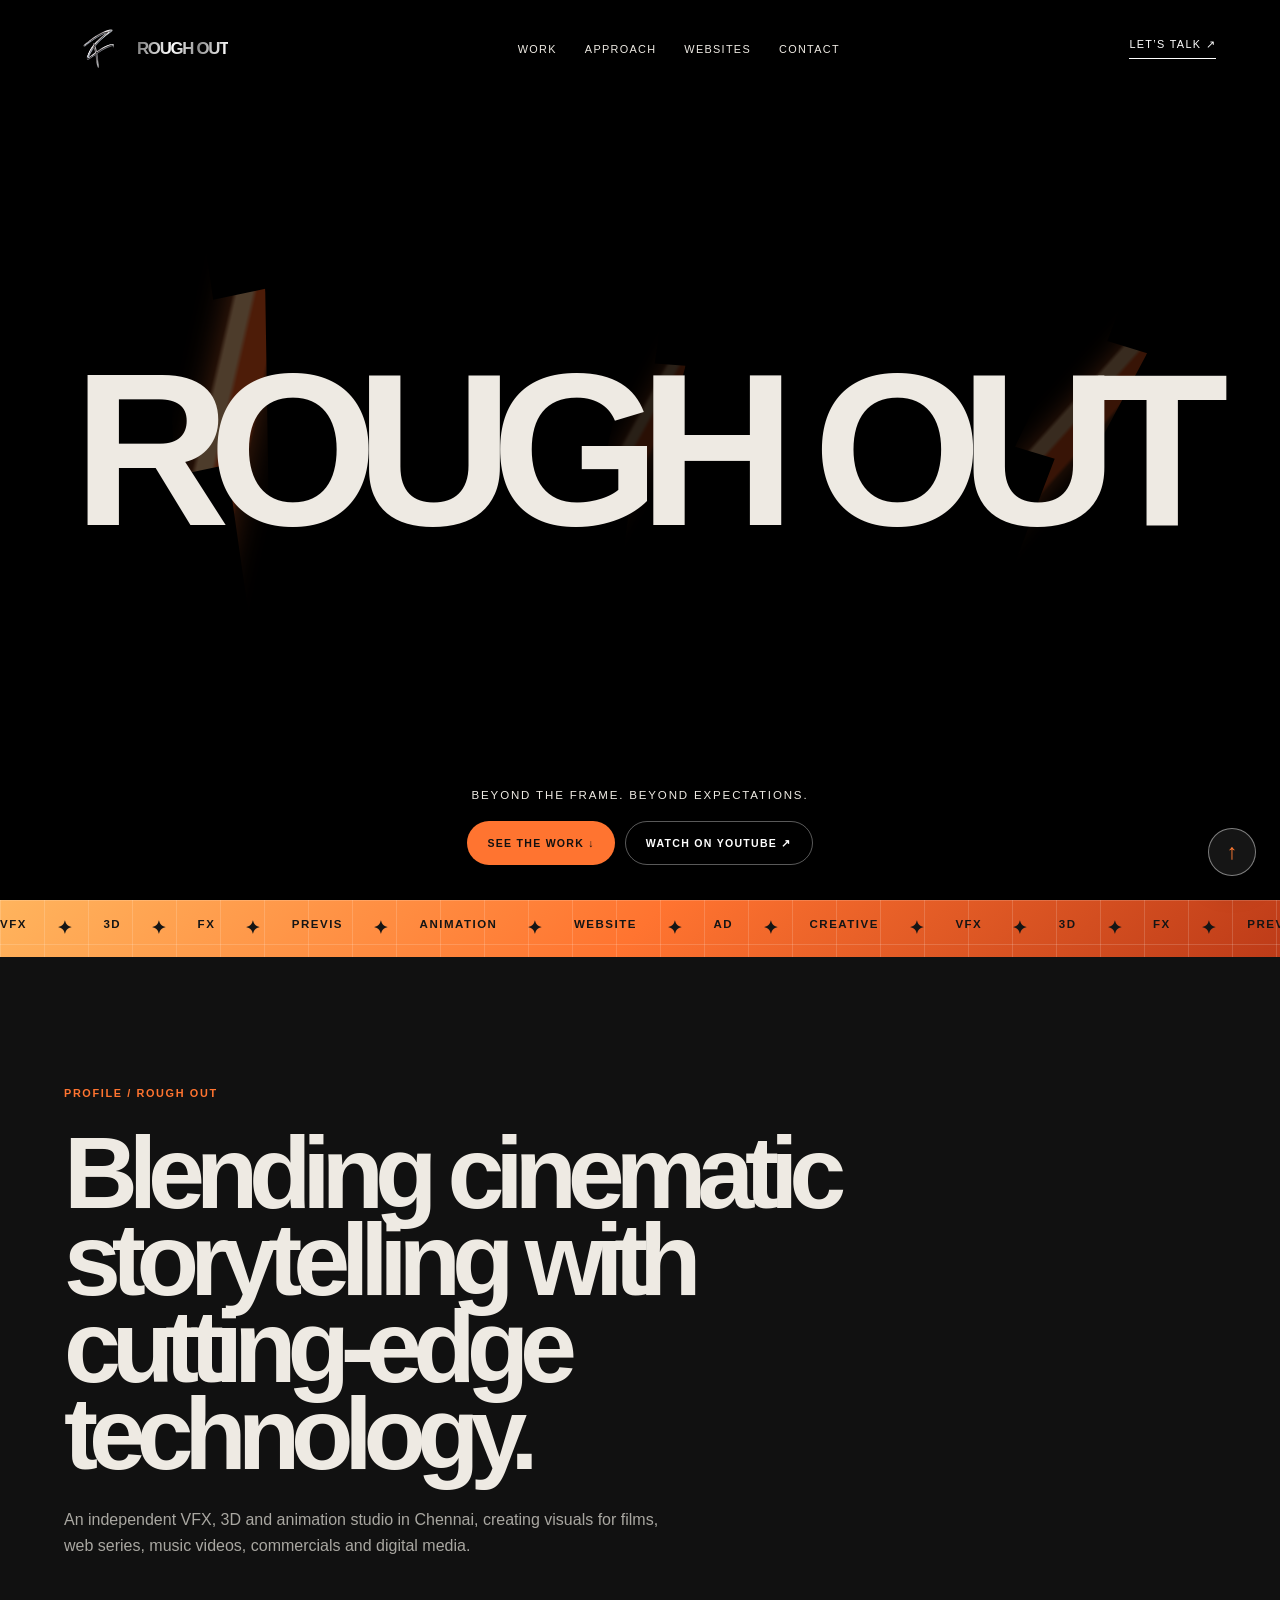
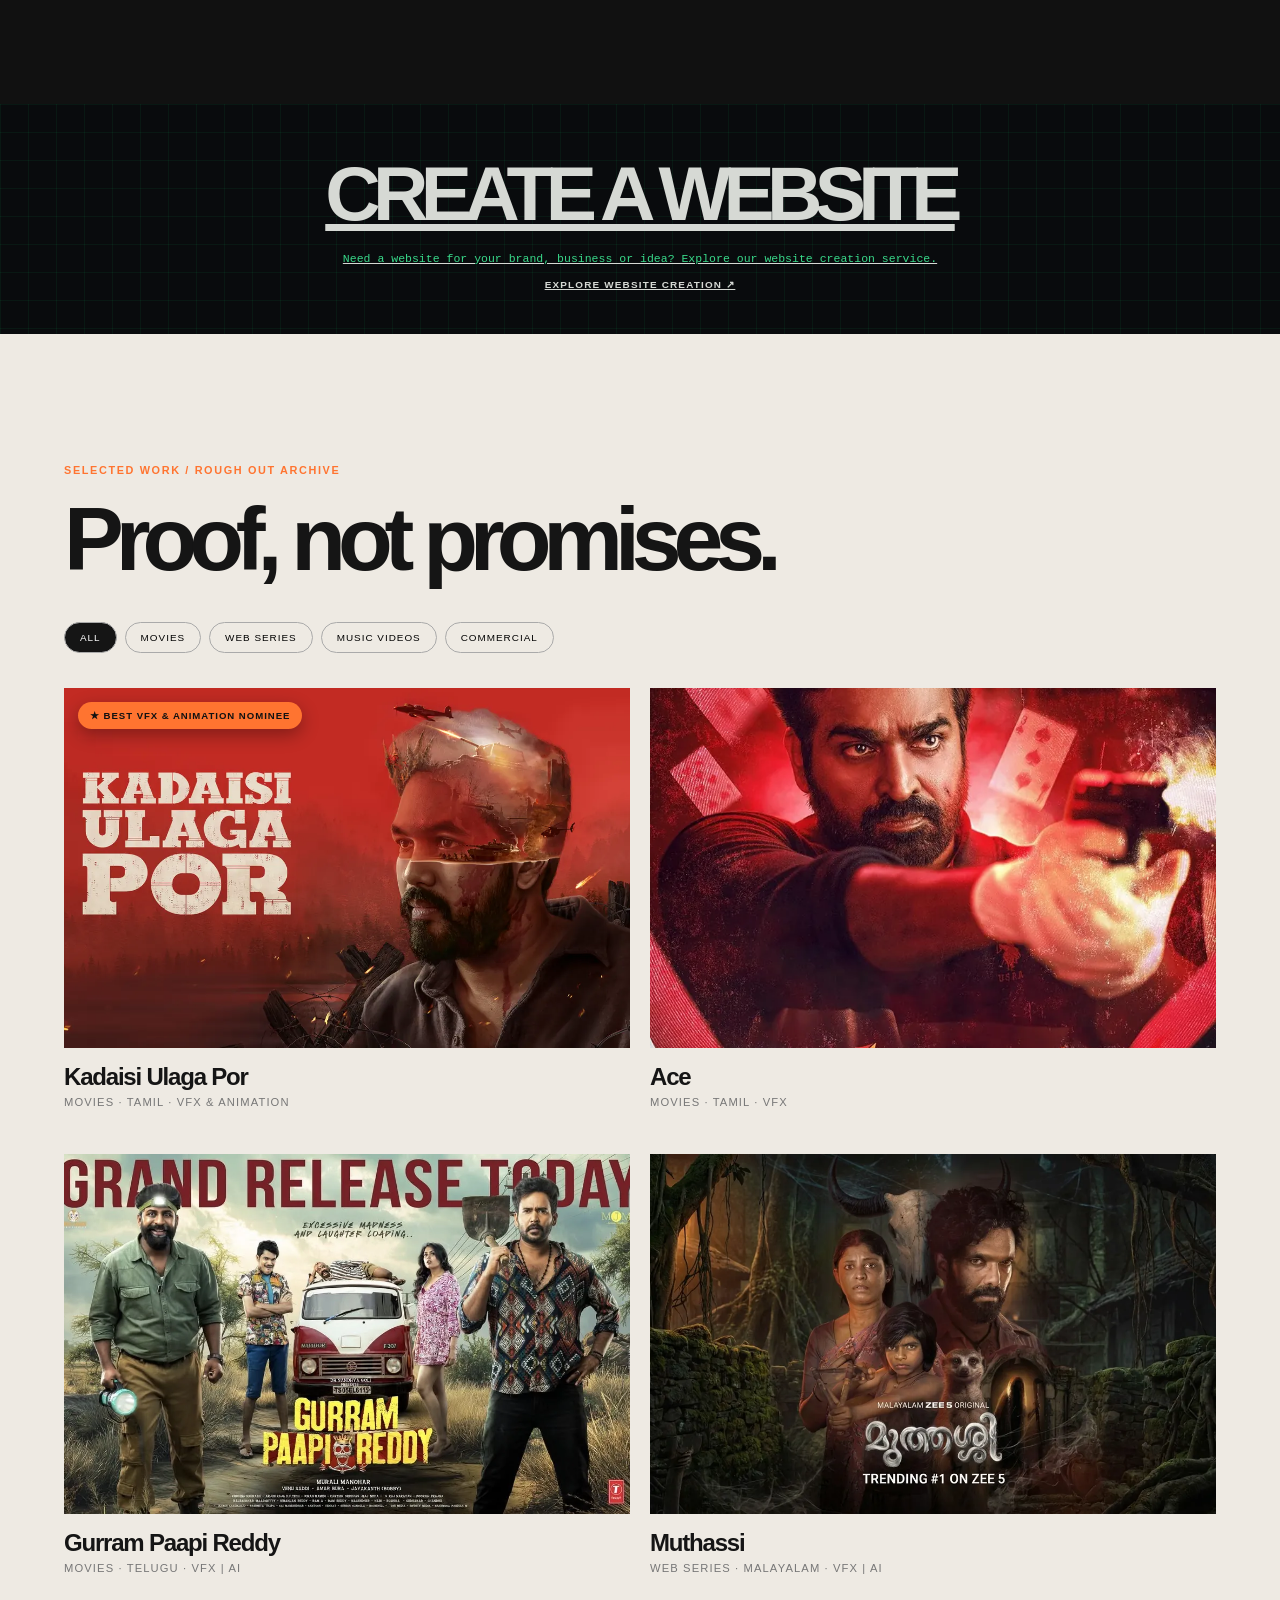
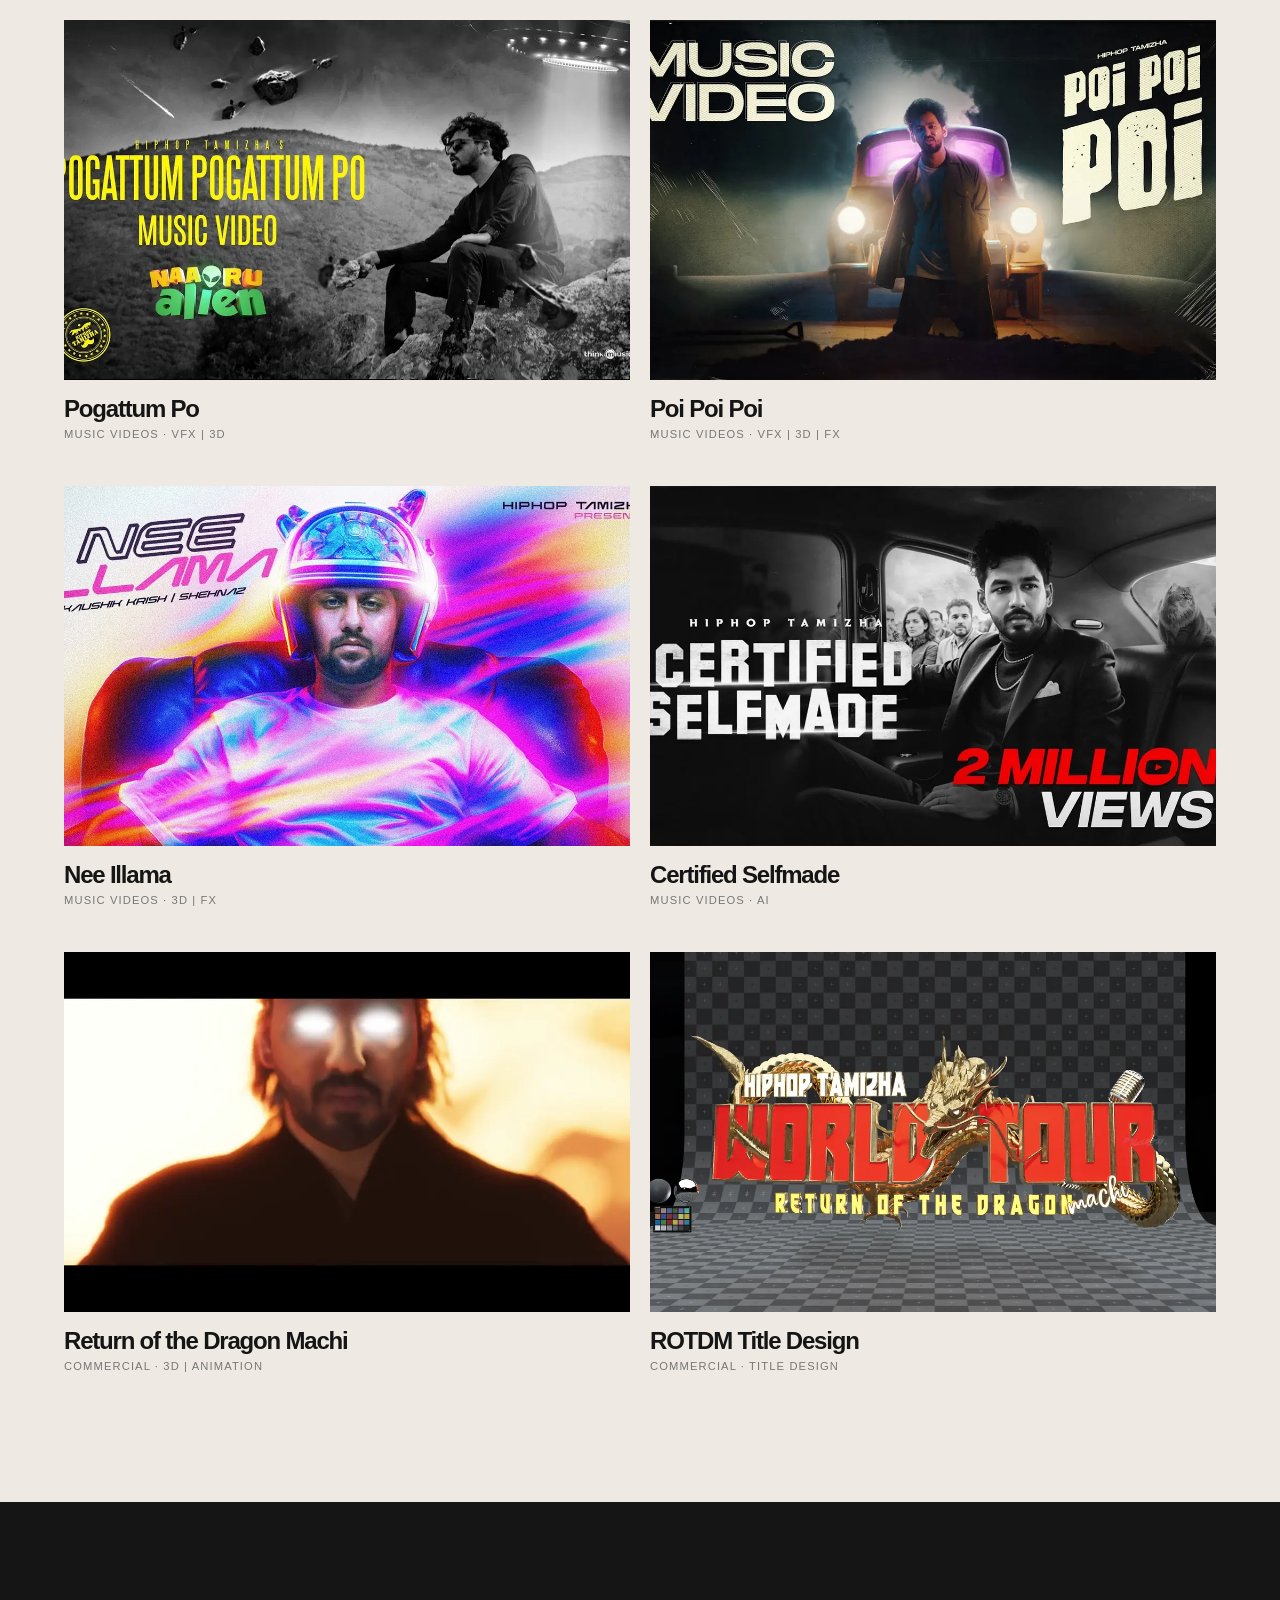
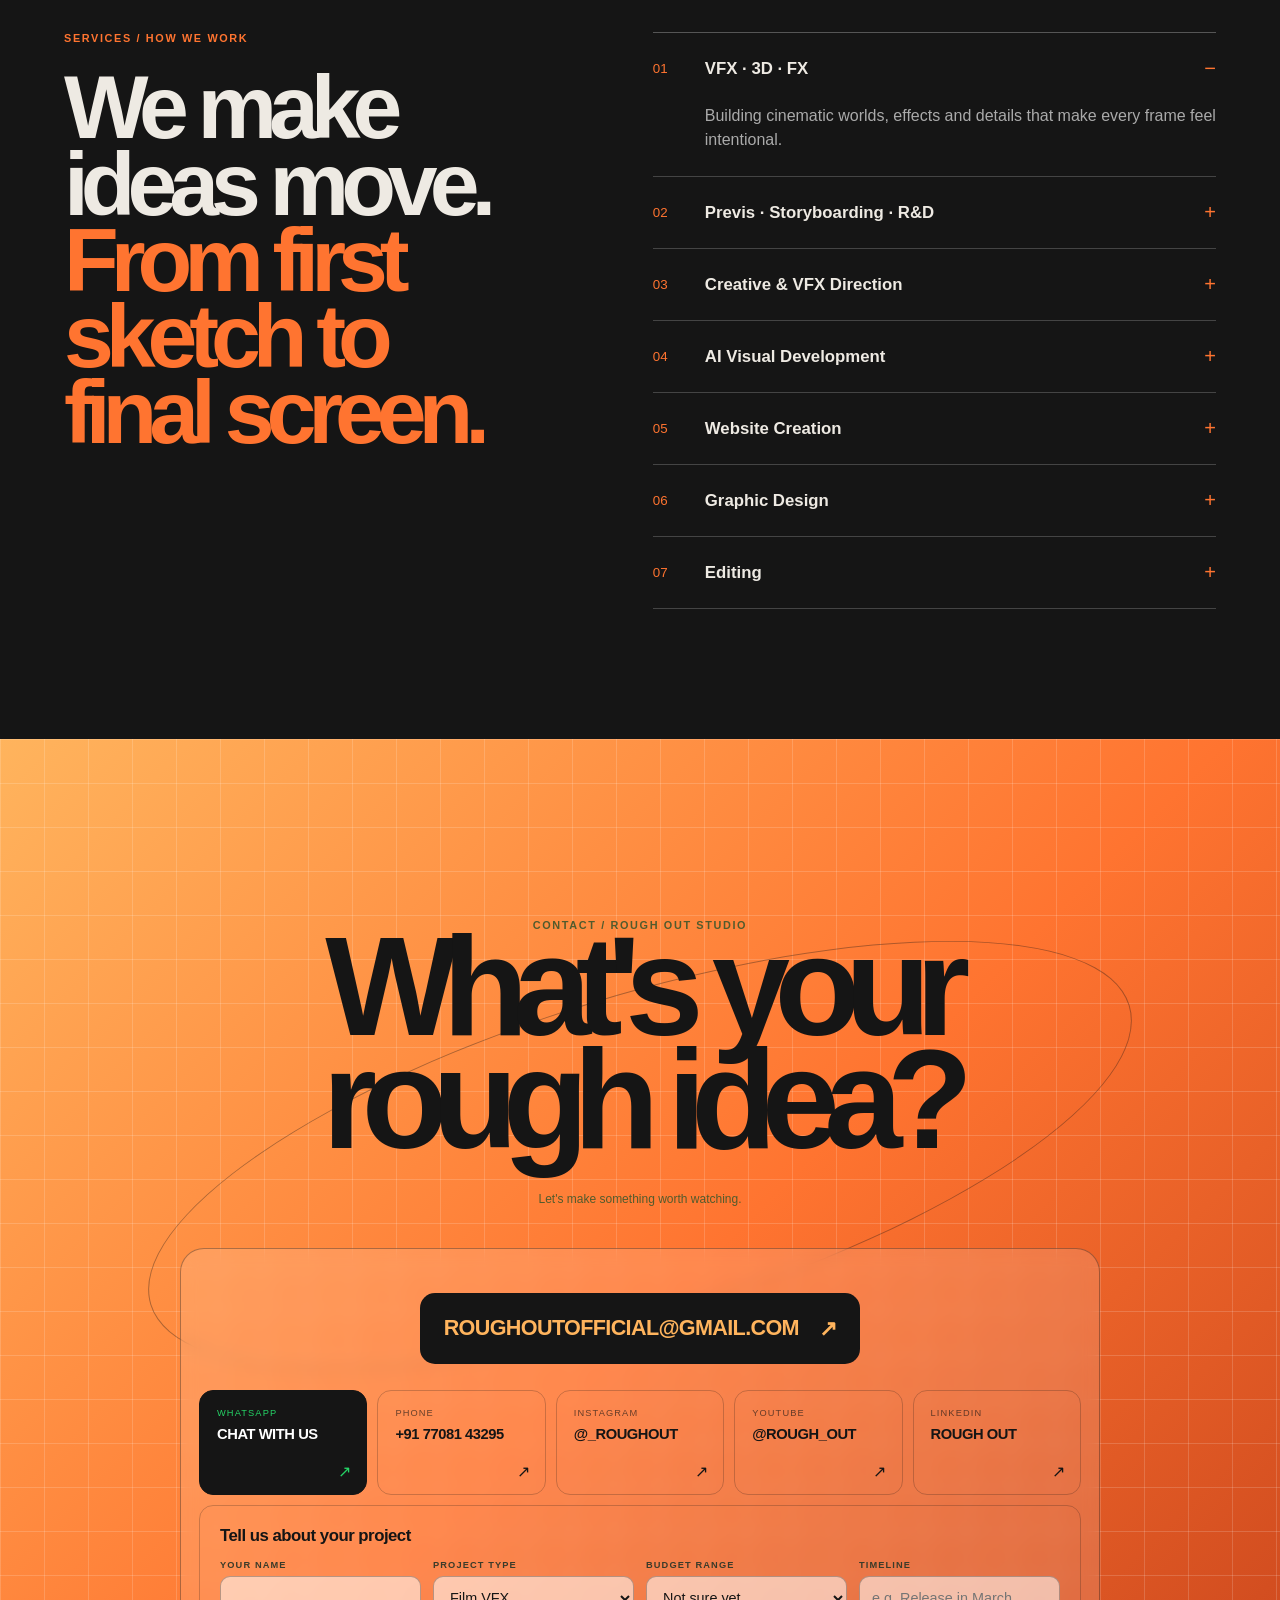
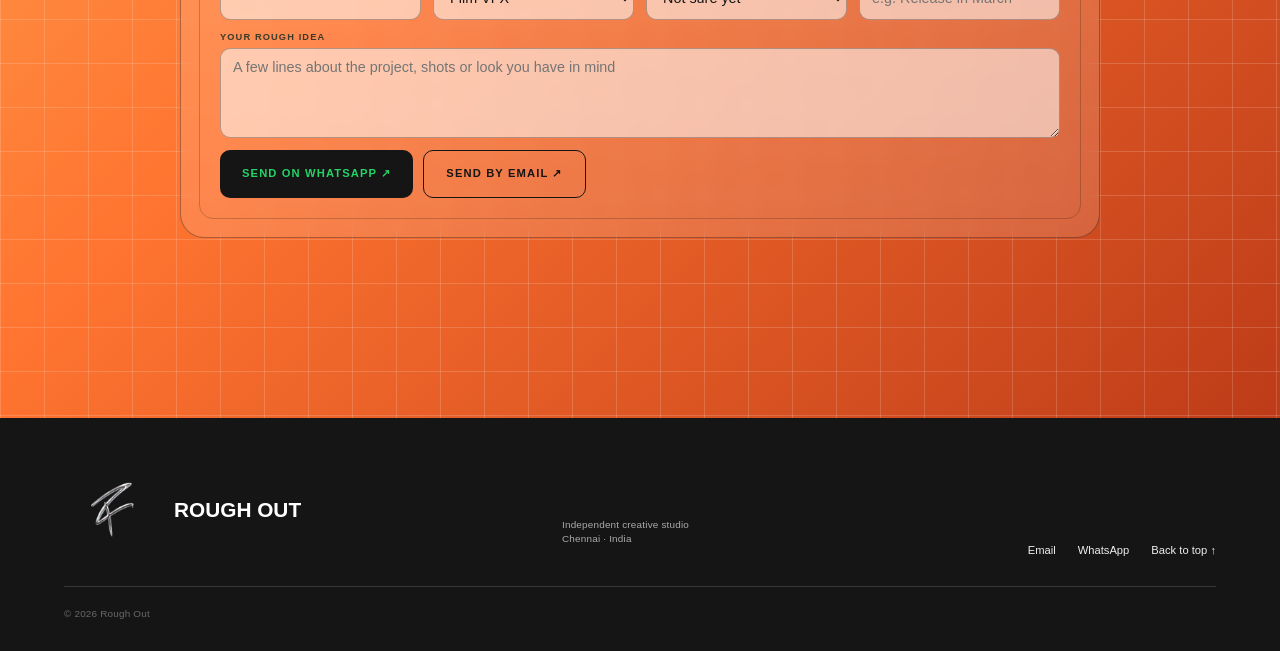
<file: index.html>
<!doctype html>
<html lang="en">
<head>
<meta charset="UTF-8"><meta name="viewport" content="width=device-width,initial-scale=1">
<title>ROUGH OUT — VFX, 3D &amp; Animation Studio in Chennai</title>
<meta name="description" content="Rough Out is an independent VFX, 3D and animation studio in Chennai creating visuals for Tamil, Telugu and Malayalam films, web series, music videos and commercials.">
<link rel="canonical" href="https://www.roughout.in/">
<meta name="theme-color" content="#050505">
<link rel="icon" type="image/png" href="favicon.png">
<link rel="apple-touch-icon" href="apple-touch-icon.png">
<meta property="og:type" content="website">
<meta property="og:site_name" content="ROUGH OUT">
<meta property="og:title" content="ROUGH OUT — VFX, 3D &amp; Animation Studio, Chennai">
<meta property="og:description" content="Beyond the frame. Beyond expectations. VFX, 3D, FX and animation for films, music videos and commercials.">
<meta property="og:url" content="https://www.roughout.in/">
<meta property="og:image" content="https://www.roughout.in/media/og-cover.jpg">
<meta property="og:image:width" content="1200"><meta property="og:image:height" content="630">
<meta name="twitter:card" content="summary_large_image">
<meta name="twitter:image" content="https://www.roughout.in/media/og-cover.jpg">
<script type="application/ld+json">{"@context":"https://schema.org","@type":"ProfessionalService","name":"ROUGH OUT","alternateName":"Rough Out Studio","url":"https://www.roughout.in/","logo":"https://www.roughout.in/media/logo.png","image":"https://www.roughout.in/media/og-cover.jpg","description":"Independent VFX, 3D, FX, previs and animation studio for films, web series, music videos and commercials.","email":"roughoutofficial@gmail.com","telephone":"+91-7708143295","address":{"@type":"PostalAddress","addressLocality":"Chennai","addressRegion":"Tamil Nadu","addressCountry":"IN"},"areaServed":"IN","sameAs":["https://www.instagram.com/_roughout","https://www.youtube.com/@rough_out","https://www.linkedin.com/in/roughout"]}</script>
<link rel="preload" as="image" href="media/logo.png">
<style>
:root{--orange:#ff7430;--orange2:#ffb45d;--black:#050505;--paper:#eeeae3}*{box-sizing:border-box}html{scroll-behavior:smooth}body{margin:0;background:var(--black);color:var(--paper);font-family:Arial,Helvetica,sans-serif}.site-header{position:fixed;inset:0 0 auto;z-index:10;display:flex;align-items:center;justify-content:space-between;padding:16px 5vw;mix-blend-mode:difference}.brand{display:flex;align-items:center;gap:7px;color:#fff;text-decoration:none;position:relative}.brand:after{content:"";position:absolute;z-index:2;left:0;top:0;width:66px;height:66px;pointer-events:none;background:linear-gradient(105deg,transparent 26%,#ffffff14 38%,#ffffffe8 47%,#ffffff1f 56%,transparent 70%);background-size:240% 100%;animation:logo-shine 5s linear infinite;mask:url('media/logo.png') center/contain no-repeat;-webkit-mask:url('media/logo.png') center/contain no-repeat}.brand img{width:66px;height:66px;object-fit:contain;mix-blend-mode:screen}.brand strong{font-size:1.05rem;letter-spacing:-.075em}.nav{display:flex;gap:28px}.nav a,.contact-link{color:#fff;text-decoration:none;font-size:.7rem;text-transform:uppercase;letter-spacing:.13em}.hero{min-height:100vh;display:grid;place-items:center;position:relative;overflow:hidden;text-align:center;background:#000}.hero h1{position:relative;z-index:2;margin:0;font-size:clamp(4.5rem,17vw,16rem);line-height:.8;letter-spacing:-.1em;font-weight:900}.bolt{position:absolute;z-index:1;width:16vw;height:76vh;opacity:.3;filter:drop-shadow(0 0 18px var(--orange));background:linear-gradient(115deg,transparent 0 43%,#ffc58f 44% 47%,#ff5c1c 48% 53%,transparent 54%);clip-path:polygon(47% 0,64% 0,57% 28%,83% 28%,36% 100%,47% 52%,21% 52%);animation:flicker 7s infinite}.b1{left:10%;transform:rotate(-12deg)}.b2{right:9%;transform:rotate(17deg) scale(.78);opacity:.22;animation-delay:-3s}.b3{left:42%;transform:rotate(4deg) scale(.58);opacity:.16;filter:blur(2px) drop-shadow(0 0 22px var(--orange));animation-delay:-5s}.tag{position:absolute;bottom:35px;z-index:2;font-size:.72rem;letter-spacing:.16em;text-transform:uppercase}.ticker{overflow:hidden;background-image:linear-gradient(#ffffff28 1px,transparent 1px),linear-gradient(90deg,#ffffff28 1px,transparent 1px),linear-gradient(135deg,var(--orange2),var(--orange) 50%,#bd3b18);background-size:44px 44px,44px 44px,100% 100%;color:#151515;font-size:.72rem;font-weight:800;letter-spacing:.13em;text-transform:uppercase;white-space:nowrap}.track{display:flex;width:max-content;animation:move 28s linear infinite}.set{display:flex;gap:30px;padding:18px 30px 18px 0}.set b{font-size:1.1rem}.intro,.work,.contact{padding:130px 5vw}.intro{background:#111}.eyebrow{font-size:.68rem;letter-spacing:.15em;text-transform:uppercase;color:var(--orange);font-weight:bold}.intro h2,.contact h2{font-size:clamp(3rem,8vw,8rem);line-height:.85;letter-spacing:-.09em;max-width:900px;margin:30px 0}.intro p{max-width:620px;color:#a9a7a1;line-height:1.6}.approach{display:grid;grid-template-columns:.9fr 1.1fr;gap:10vw;padding:130px 5vw;background:#151515}.approach h2{font-size:clamp(3rem,7vw,7rem);line-height:.85;letter-spacing:-.09em;margin:25px 0}.approach h2 em{color:var(--orange);font-style:normal}.approach-list{border-top:1px solid #555}.service-item{border-bottom:1px solid #444}.service-toggle{width:100%;display:grid;grid-template-columns:40px 1fr auto;gap:12px;align-items:center;padding:24px 0;border:0;background:transparent;color:inherit;text-align:left;cursor:pointer}.service-toggle span,.service-toggle b{color:var(--orange)}.service-toggle h3{margin:0;font-size:1.05rem}.service-toggle b{font-size:1.25rem;font-weight:400}.service-item p{margin:0 0 24px 52px;color:#aaa;line-height:1.5;max-width:520px}.service-toggle:hover h3{color:var(--orange2)}.work{background:var(--paper);color:#151515}.work h2{font-size:clamp(3rem,7vw,7rem);letter-spacing:-.09em;line-height:.85;margin:25px 0 45px}.filters{display:flex;gap:8px;flex-wrap:wrap;margin-bottom:35px}.filters button{border:1px solid #aaa;background:transparent;border-radius:999px;padding:9px 15px;text-transform:uppercase;font-size:.62rem;letter-spacing:.1em;cursor:pointer}.filters button.active,.filters button:hover{background:#151515;color:#fff}.grid{display:grid;grid-template-columns:repeat(2,1fr);gap:46px 20px}.card-media{height:360px;overflow:hidden;background:#222}.card-media img,.card-media video{width:100%;height:100%;display:block;object-fit:cover;transition:transform .5s}.card:hover .card-media img,.card:hover .card-media video{transform:scale(1.05)}.card h3{margin:15px 0 5px;font-size:1.5rem;letter-spacing:-.05em}.card p{margin:0;color:#777;font-size:.7rem;text-transform:uppercase;letter-spacing:.1em}.contact{background-image:linear-gradient(#ffffff26 1px,transparent 1px),linear-gradient(90deg,#ffffff26 1px,transparent 1px),linear-gradient(135deg,var(--orange2),var(--orange) 50%,#bd3b18);background-size:44px 44px,44px 44px,100% 100%;color:#151515;text-align:center}.contact h2{margin-left:auto;margin-right:auto}.contact a{display:inline-block;background:#151515;color:var(--orange2);padding:16px 20px;text-decoration:none;text-transform:uppercase;font-size:.7rem;letter-spacing:.1em}.contact p{font-size:.75rem}.footer{padding:35px 5vw;background:#111;display:flex;justify-content:space-between;color:#999;font-size:.7rem}.footer strong{color:#fff;font-size:1.3rem}@keyframes move{from{transform:translateX(-50%)}to{transform:translateX(0)}}@keyframes flicker{0%,12%,18%,61%,100%{opacity:.24}13%,16%,63%,66%{opacity:.7}14%,15%,64%{opacity:.1}}@media(max-width:700px){.nav{display:none}.brand img{width:54px;height:54px}.hero h1{font-size:clamp(4rem,20vw,8rem)}.intro,.approach,.faq,.work,.contact{padding:90px 22px}.approach,.faq{grid-template-columns:1fr;gap:40px}.grid{grid-template-columns:1fr}.card-media{height:300px}.footer{display:block}.footer>*{margin-bottom:12px}}
.brand strong{font-size:1.05rem;letter-spacing:-.075em;background:linear-gradient(105deg,#777 0%,#fff 18%,#929292 31%,#f8f8f8 45%,#555 59%,#eee 76%,#666 100%);background-size:220% auto;color:transparent;background-clip:text;-webkit-background-clip:text;animation:metal-shine 5s linear infinite}@keyframes metal-shine{from{background-position:130% center}to{background-position:-130% center}}
@keyframes logo-shine{from{background-position:130% center}to{background-position:-130% center}}
.website-portal{min-height:230px;display:flex;flex-direction:column;align-items:center;justify-content:center;gap:14px;background:#090b0d;color:#d6d9d4;background-image:linear-gradient(rgba(0,255,130,.055) 1px,transparent 1px),linear-gradient(90deg,rgba(0,255,130,.055) 1px,transparent 1px);background-size:28px 28px;position:relative;overflow:hidden}.website-portal:before{content:"<html>\A  const idea = create();\A  const motion = true;\A  // roughout studio\A  <section> design(); </section>\A  build(world);\A  launch();\A  </html>\A\A <html>\A  const future = build();\A  render(∞);\A  </html>";position:absolute;inset:0;width:100%;height:100%;padding:24px 28px;font:500 .62rem/2.5 monospace;letter-spacing:.08em;color:#39d98a;opacity:.24;white-space:pre-wrap;overflow:hidden;pointer-events:none;animation:website-code-loop 14s steps(180,end) infinite}.website-portal>*{position:relative;z-index:1}.website-portal strong{font-size:clamp(2.6rem,6vw,5rem);letter-spacing:-.1em}.website-code{font-family:monospace;font-size:.72rem;color:#39d98a}.website-portal b{font-size:.62rem;letter-spacing:.12em}.website-portal:hover:before{opacity:.5}.website-transition-out:after{content:"<build />  <design />  <launch />";position:fixed;z-index:9999;inset:0;height:0;overflow:hidden;display:grid;place-items:center;background:#090b0d;color:#39d98a;font:700 clamp(1rem,3vw,2.5rem) monospace;letter-spacing:.08em;animation:website-code-cover .82s cubic-bezier(.7,0,.2,1) forwards}.website-transition-out:before{content:"<html>  // entering website creation  const future = build();  </html>";position:fixed;z-index:10000;inset:0;height:0;overflow:hidden;padding:7vh 7vw;color:#39d98a;font:500 .72rem/2.6 monospace;white-space:pre-wrap;pointer-events:none;animation:website-code-cover .82s cubic-bezier(.7,0,.2,1) forwards}@keyframes website-code-cover{from{height:0}to{height:100%}}@media(prefers-reduced-motion:reduce){.website-transition-out:after,.website-transition-out:before{animation-duration:.01s}}
.nav a,.contact-link{font-family:Arial,Helvetica,sans-serif;font-size:.68rem;font-weight:400;line-height:1;text-transform:uppercase;letter-spacing:.12em;color:inherit;text-decoration:none}.contact-link{border-bottom:1px solid currentColor;padding-bottom:8px}.website-portal:hover{background:#090b0d;color:#d6d9d4}.website-portal:before{animation:website-code-loop 14s steps(180,end) infinite;white-space:pre-wrap;width:100%;height:100%;clip-path:inset(0 100% 0 0)}@keyframes website-code-loop{0%,6%{clip-path:inset(0 100% 0 0)}72%,82%{clip-path:inset(0 0 0 0)}100%{clip-path:inset(0 100% 0 0)}}@media(max-width:700px){.site-header{padding:14px 18px;gap:12px}.brand img{width:44px;height:44px}.brand strong{font-size:.78rem}.nav{display:none}.contact-link{font-size:.58rem;white-space:nowrap;padding-bottom:6px}.website-portal{min-height:250px;height:250px;padding:24px 18px}.website-portal strong{font-size:clamp(2.5rem,15vw,4rem)}.website-portal:before{padding:18px;font-size:.54rem;line-height:2.7}.website-code{width:calc(100vw - 36px);font-size:.56rem;letter-spacing:.03em}.website-portal b{font-size:.52rem;text-align:center}.hero{min-height:680px;padding:130px 20px 70px}.hero h1{font-size:clamp(4rem,21vw,8rem)}.hero .tag{font-size:.58rem;letter-spacing:.1em;text-align:center}.grid{grid-template-columns:1fr}.section,.approach,.contact{padding-left:20px;padding-right:20px}}
@media(hover:none),(pointer:coarse){html,body{overflow-x:hidden}.site-header{mix-blend-mode:normal;background:rgba(5,5,5,.88);backdrop-filter:blur(12px)}.filters button,.service-toggle,.contact-link,.website-portal{min-height:44px}.service-toggle{width:100%;padding-top:16px;padding-bottom:16px}.card:hover{transform:none}.website-portal:hover{background:#090b0d;color:#d6d9d4}.website-portal:hover:before{opacity:.2}}
.contact h2{font-weight:900}.contact-intro{color:#525b2d;margin:24px auto}.contact-email{display:flex;justify-content:center;gap:14px;width:max-content;max-width:100%;margin:26px auto;padding:16px 20px;border-radius:12px;background:#151515;color:var(--orange);font-weight:800;text-decoration:none}.contact-links{display:grid;grid-template-columns:repeat(4,1fr);gap:10px;max-width:900px;margin:18px auto 0}.contact-links a{position:relative;display:flex;flex-direction:column;gap:7px;min-height:92px;padding:15px;text-align:left;border:1px solid rgba(21,21,21,.25);border-radius:12px;color:#151515;text-decoration:none}.contact-links small{font-size:.55rem;text-transform:uppercase;letter-spacing:.12em;opacity:.65}.contact-links strong{font-size:.85rem}.contact-links span{position:absolute;right:12px;bottom:10px}@media(max-width:700px){.contact-email{font-size:.8rem;overflow-wrap:anywhere}.contact-links{grid-template-columns:repeat(2,1fr)}.contact-links a{min-height:82px;padding:12px}.contact-links strong{font-size:.72rem}}
@media(max-width:700px){.service-portals{width:100%;justify-items:stretch}.website-portal{width:100%;align-items:center;justify-content:center;text-align:center;padding-left:16px;padding-right:16px}.website-portal strong,.website-portal b,.website-code{display:block;width:100%;max-width:100%;margin-left:auto;margin-right:auto;text-align:center}.website-code{line-height:1.7;overflow-wrap:anywhere}}
.mobile-menu{display:none}@media(max-width:700px){.mobile-menu.open{display:flex!important}.mobile-menu{display:none!important}.mobile-menu.open{display:flex!important}.site-header{min-height:60px!important;padding:7px 14px!important}.brand:after{width:44px;height:44px}.brand img{width:44px;height:44px}.hero{min-height:660px!important;padding:118px 14px 60px!important;overflow:hidden}.hero h1{width:100%;max-width:100%;font-size:clamp(3rem,16.5vw,7rem)!important;letter-spacing:-.115em;white-space:nowrap}.tag{width:calc(100% - 28px);bottom:68px}.contact-links a{background:#151515;color:#f1eee8;border-color:#343434}.contact-links small{color:var(--orange);opacity:1}.contact-links strong{color:#fff}.website-portal{width:100%;max-width:100%;overflow:hidden;text-align:center}.website-code,.website-portal strong,.website-portal b{max-width:100%;text-align:center;overflow-wrap:anywhere}body,main,.section,.approach,.contact,.work,.intro{max-width:100%;overflow-x:clip}}
 .contact-section{position:relative;z-index:1;text-align:center!important;padding:180px 5vw!important;background-color:var(--orange)!important;background-image:linear-gradient(rgba(255,255,255,.16) 1px,transparent 1px),linear-gradient(90deg,rgba(255,255,255,.16) 1px,transparent 1px),linear-gradient(135deg,var(--orange2),var(--orange) 48%,#bd3b18)!important;background-size:44px 44px,44px 44px,100% 100%!important;color:#151515!important;overflow:hidden}.contact-section .eyebrow{color:#525b2d}.contact-section h2{position:relative;z-index:2;margin:0;max-width:none;font-size:clamp(4rem,11vw,12rem);letter-spacing:-.11em;line-height:.8}.contact-section h2 span{color:#151515}.contact-copy{position:relative;z-index:2;color:#525b2d;margin:35px auto 28px}.contact-orbit{position:absolute;width:80vw;height:25vw;top:20%;left:10%;border:1px solid rgba(21,21,21,.35);border-radius:50%;transform:rotate(-17deg)}.contact-panel{position:relative;z-index:2;width:min(920px,100%);margin:42px auto 0;padding:18px;border:1px solid rgba(21,21,21,.35);border-radius:24px;background:rgba(255,255,255,.14);backdrop-filter:blur(8px);text-align:left}.contact-section .contact-email{display:flex;align-items:center;justify-content:space-between;gap:20px;padding:22px 24px;border-radius:15px;background:#151515;color:var(--orange2);font-size:clamp(1rem,2vw,1.35rem);font-weight:800;letter-spacing:-.03em;text-decoration:none}.contact-section .contact-email span{font-size:1.4rem}.contact-section .contact-links{display:grid;grid-template-columns:repeat(4,1fr);gap:10px;margin-top:10px;max-width:none}.contact-section .contact-links a{position:relative;display:flex;flex-direction:column;gap:8px;min-height:105px;padding:17px;border:1px solid rgba(21,21,21,.22);border-radius:14px;background:transparent;color:#151515;text-decoration:none}.contact-section .contact-links small{font-size:.58rem;text-transform:uppercase;letter-spacing:.12em;opacity:.65}.contact-section .contact-links strong{font-size:.92rem;letter-spacing:-.03em}.contact-section .contact-links a>span{position:absolute;right:14px;bottom:13px;font-size:1rem;color:#151515}.site-footer{display:grid!important;grid-template-columns:1.5fr 1fr 1fr;gap:30px;align-items:end;padding:46px 5vw 30px;background:#151515;color:#aaa}.footer-brand{display:flex;align-items:center;gap:18px}.footer-company-logo{width:92px;height:92px;object-fit:contain;mix-blend-mode:screen}.footer-logo{color:#eee;font-size:clamp(2.5rem,5vw,5rem);line-height:.85}.site-footer p,.site-footer>small{font-size:.62rem;line-height:1.4;letter-spacing:.02em}.site-footer .footer-links{display:flex;gap:22px;justify-content:flex-end;margin-left:0}.site-footer .footer-links a{background:transparent;padding:0;color:#eee;text-decoration:none;font-size:.7rem}.site-footer>small{grid-column:1 / -1;color:#686866;border-top:1px solid #383836;padding-top:20px;white-space:normal}@media(max-width:700px){.contact-section .contact-panel{display:block!important;visibility:visible!important;opacity:1!important}.contact-section .contact-links{display:grid!important;grid-template-columns:repeat(2,minmax(0,1fr))!important;gap:10px!important;visibility:visible!important;opacity:1!important}.contact-section .contact-links a{display:flex!important;visibility:visible!important;opacity:1!important;background:rgba(255,180,93,.9)!important;color:#151515!important;border:1px solid rgba(21,21,21,.32)!important;text-align:left!important}.contact-section .contact-links small{display:block!important;color:#4a5721!important;font-size:.58rem!important;font-weight:800!important;opacity:1!important}.contact-section .contact-links strong{display:block!important;color:#151515!important;font-size:.82rem!important;font-weight:800!important}.contact-section .contact-links a>span{display:block!important;color:#151515!important;opacity:1!important}}
/* ---- Header: readable over every section ---- */
.site-header{mix-blend-mode:normal;transition:background .3s,box-shadow .3s}.site-header.scrolled{background:rgba(5,5,5,.84);backdrop-filter:blur(12px);-webkit-backdrop-filter:blur(12px);box-shadow:0 1px 0 #ffffff14}.site-header .contact-link{color:#fff}
.mobile-menu-toggle{display:none}
/* ---- Hero actions ---- */
.hero-foot{position:absolute;left:0;right:0;bottom:35px;z-index:2;display:grid;justify-items:center;gap:20px;padding:0 20px}.hero-foot .tag{position:static;width:auto}.hero-cta{display:flex;gap:10px;flex-wrap:wrap;justify-content:center}.hero-cta a{display:inline-flex;align-items:center;min-height:44px;padding:0 20px;border-radius:999px;font-size:.66rem;font-weight:800;letter-spacing:.12em;text-transform:uppercase;text-decoration:none}.hero-cta .solid{background:var(--orange);color:#111}.hero-cta .ghost{border:1px solid #ffffff59;color:#fff}.hero-cta a:hover{transform:translateY(-2px)}.hero-cta a{transition:transform .2s}
/* ---- Work cards ---- */
.card-media{position:relative}.badge{position:absolute;left:14px;top:14px;z-index:1;padding:8px 12px;border-radius:999px;background:var(--orange);color:#111;font-size:.6rem;font-weight:800;letter-spacing:.1em;text-transform:uppercase;box-shadow:0 6px 18px #0005}
/* ---- Contact ---- */
.contact-section .contact-links{grid-template-columns:repeat(5,1fr)}.contact-section .contact-links a.wa{background:#151515;color:#fff;border-color:#151515}.contact-section .contact-links a.wa small{color:#25d366;opacity:1}.contact-section .contact-links a.wa>span{color:#25d366}
.enquiry{margin-top:10px;padding:20px;border:1px solid rgba(21,21,21,.22);border-radius:14px;display:grid;grid-template-columns:repeat(4,1fr);gap:12px}.enquiry h3{grid-column:1/-1;margin:0 0 2px;font-size:1.05rem;letter-spacing:-.03em}.enquiry label{display:grid;gap:6px;font-size:.58rem;font-weight:800;letter-spacing:.12em;text-transform:uppercase;color:#3b3b2a}.enquiry .wide{grid-column:1/-1}.enquiry input,.enquiry select,.enquiry textarea{width:100%;min-height:44px;padding:10px 12px;border:1px solid rgba(21,21,21,.3);border-radius:10px;background:rgba(255,255,255,.55);color:#151515;font:500 .9rem Arial,Helvetica,sans-serif;letter-spacing:0;text-transform:none}.enquiry textarea{min-height:90px;resize:vertical}.enquiry input:focus,.enquiry select:focus,.enquiry textarea:focus{outline:2px solid #151515;outline-offset:1px}.enquiry-actions{grid-column:1/-1;display:flex;gap:10px;flex-wrap:wrap}.enquiry-actions button{min-height:48px;padding:0 22px;border:0;border-radius:10px;font:800 .7rem Arial,Helvetica,sans-serif;letter-spacing:.1em;text-transform:uppercase;cursor:pointer}.enquiry-actions .send-wa{background:#151515;color:#25d366}.enquiry-actions .send-mail{background:transparent;color:#151515;border:1px solid #151515}
@media(max-width:900px){.contact-section .contact-links{grid-template-columns:repeat(3,1fr)}.enquiry{grid-template-columns:1fr 1fr}}
/* ---- Mobile ---- */
@media(max-width:700px){
.site-header .contact-link{display:none}
.mobile-menu-toggle{display:grid;place-content:center;gap:6px;width:44px;height:44px;padding:0;border:0;background:transparent;cursor:pointer}.mobile-menu-toggle span{display:block;width:24px;height:2px;border-radius:2px;background:#fff}
.mobile-menu{position:fixed;inset:0;z-index:40;flex-direction:column;justify-content:space-between;padding:20px 22px 28px;background:#0a0a0a;color:#eeeae3}.mobile-menu-top{display:flex;justify-content:space-between;align-items:center;min-height:44px}.mobile-menu-top>span{color:var(--orange);font-size:.62rem;font-weight:800;letter-spacing:.15em;text-transform:uppercase}.mobile-menu-top button{min-height:44px;border:0;background:transparent;color:#eeeae3;font-size:.75rem;letter-spacing:.1em;text-transform:uppercase}.mobile-menu-links{display:grid}.mobile-menu-links a{display:flex;justify-content:space-between;align-items:baseline;padding:16px 0;border-bottom:1px solid #2a2a2a;color:#eeeae3;text-decoration:none;font-size:2.4rem;font-weight:900;letter-spacing:-.06em}.mobile-menu-links a span{color:var(--orange);font-size:.7rem;letter-spacing:.1em}.mobile-menu-cta{display:flex;justify-content:center;align-items:center;min-height:56px;border-radius:12px;background:var(--orange);color:#111;text-decoration:none;font-size:.75rem;font-weight:800;letter-spacing:.12em;text-transform:uppercase}
.hero h1{font-size:15vw!important;letter-spacing:-.09em!important;padding-left:.09em}
.hero-foot{bottom:56px}
.contact-section .contact-links a.wa{grid-column:1/-1;background:#151515!important;color:#fff!important}.contact-section .contact-links a.wa strong{color:#fff!important}.contact-section .contact-links a.wa small{color:#25d366!important}.contact-section .contact-links a.wa>span{color:#25d366!important}
.contact-section{padding:120px 18px!important}.contact-section .contact-email{text-transform:none;font-size:1rem;letter-spacing:-.02em;overflow-wrap:normal;padding:18px}.enquiry{grid-template-columns:1fr;padding:16px}.enquiry-actions button{flex:1}
}
@media(prefers-reduced-motion:reduce){*,*:before,*:after{animation-duration:.01ms!important;animation-iteration-count:1!important;scroll-behavior:auto!important}}
</style></head>
<body>
<header class="site-header"><a class="brand" href="#top"><img src="media/logo.png" alt="Rough Out logo" width="66" height="66"><strong>ROUGH OUT</strong></a><nav class="nav" aria-label="Main navigation"><a href="#work">Work</a><a href="#approach">Approach</a><a href="websites.html">Websites</a><a href="#contact">Contact</a></nav><a class="contact-link" href="#contact">Let’s talk ↗</a><button class="mobile-menu-toggle" type="button" aria-label="Open menu" aria-expanded="false"><span></span><span></span></button></header><nav class="mobile-menu" aria-label="Mobile navigation"><div class="mobile-menu-top"><span>Menu</span><button type="button" data-close-menu>Close ×</button></div><div class="mobile-menu-links"><a href="#work">Work <span>01</span></a><a href="#approach">Approach <span>02</span></a><a href="websites.html">Websites <span>03</span></a><a href="#contact">Contact <span>04</span></a></div><a class="mobile-menu-cta" href="https://wa.me/917708143295?text=Hi%20Rough%20Out%2C%20I%27d%20like%20to%20discuss%20a%20project." target="_blank" rel="noopener">Start a project on WhatsApp ↗</a></nav>
<main><section id="top" class="hero"><i class="bolt b1"></i><i class="bolt b2"></i><i class="bolt b3"></i><h1>ROUGH OUT</h1><div class="hero-foot"><div class="tag">Beyond the Frame. Beyond Expectations.</div><div class="hero-cta"><a class="solid" href="#work">See the work ↓</a><a class="ghost" href="https://www.youtube.com/@rough_out" target="_blank" rel="noopener">Watch on YouTube ↗</a></div></div></section>
<section class="ticker" aria-hidden="true"><div class="track"><div class="set"><span>VFX</span><b>✦</b><span>3D</span><b>✦</b><span>FX</span><b>✦</b><span>Previs</span><b>✦</b><span>Animation</span><b>✦</b><span>Website</span><b>✦</b><span>Ad</span><b>✦</b><span>Creative</span><b>✦</b></div><div class="set"><span>VFX</span><b>✦</b><span>3D</span><b>✦</b><span>FX</span><b>✦</b><span>Previs</span><b>✦</b><span>Animation</span><b>✦</b><span>Website</span><b>✦</b><span>Ad</span><b>✦</b><span>Creative</span><b>✦</b></div></div></section>
<section class="intro"><div class="eyebrow">Profile / Rough Out</div><h2>Blending cinematic storytelling with cutting-edge technology.</h2><p>An independent VFX, 3D and animation studio in Chennai, creating visuals for films, web series, music videos, commercials and digital media.</p></section>
<a class="website-portal" href="websites.html" onclick="event.preventDefault();document.body.classList.add('website-transition-out');setTimeout(function(){location.href='websites.html'},820)"><strong>CREATE A WEBSITE</strong><span class="website-code">Need a website for your brand, business or idea? Explore our website creation service.</span><b>EXPLORE WEBSITE CREATION ↗</b></a><section id="work" class="work"><div class="eyebrow">Selected work / Rough Out archive</div><h2>Proof, not promises.</h2><div class="filters"><button class="active" data-filter="all">All</button><button data-filter="Movies">Movies</button><button data-filter="Web Series">Web Series</button><button data-filter="Music Videos">Music Videos</button><button data-filter="Commercial">Commercial</button></div><div class="grid">
<article class="card" data-cat="Movies"><div class="card-media"><span class="badge">★ Best VFX &amp; Animation Nominee</span><img src="media/images/kadaisi-ulaga-por.webp" alt="Kadaisi Ulaga Por" width="1200" height="675" loading="lazy" decoding="async"></div><h3>Kadaisi Ulaga Por</h3><p>Movies · Tamil · VFX &amp; Animation</p></article>
<article class="card" data-cat="Movies"><div class="card-media"><img src="media/images/ace.webp" alt="Ace" width="800" height="1200" loading="lazy" decoding="async"></div><h3>Ace</h3><p>Movies · Tamil · VFX</p></article>
<article class="card" data-cat="Movies"><div class="card-media"><img src="media/images/gurram-paapi-reddy.webp" alt="Gurram Paapi Reddy" width="1080" height="665" loading="lazy" decoding="async"></div><h3>Gurram Paapi Reddy</h3><p>Movies · Telugu · VFX | AI</p></article>
<article class="card" data-cat="Web Series"><div class="card-media"><video muted loop playsinline preload="none" poster="media/images/muthassi-poster.webp" src="media/videos/muthassi-teaser.mp4" aria-label="Muthassi teaser clip"></video></div><h3>Muthassi</h3><p>Web Series · Malayalam · VFX | AI</p></article>
<article class="card" data-cat="Music Videos"><div class="card-media"><video muted loop playsinline preload="none" poster="media/images/pogattum-po-poster.webp" src="media/videos/pogattum-po.mp4" aria-label="Pogattum Po clip"></video></div><h3>Pogattum Po</h3><p>Music Videos · VFX | 3D</p></article>
<article class="card" data-cat="Music Videos"><div class="card-media"><video muted loop playsinline preload="none" poster="media/images/poi-poi-poi-poster.webp" src="media/videos/poi-poi-poi.mp4" aria-label="Poi Poi Poi clip"></video></div><h3>Poi Poi Poi</h3><p>Music Videos · VFX | 3D | FX</p></article>
<article class="card" data-cat="Music Videos"><div class="card-media"><video muted loop playsinline preload="none" poster="media/images/nee-illama-poster.webp" src="media/videos/nee-illama.mp4" aria-label="Nee Illama clip"></video></div><h3>Nee Illama</h3><p>Music Videos · 3D | FX</p></article>
<article class="card" data-cat="Music Videos"><div class="card-media"><video muted loop playsinline preload="none" poster="media/images/certified-selfmade-poster.webp" src="media/videos/certified-selfmade.mp4" aria-label="Certified Selfmade clip"></video></div><h3>Certified Selfmade</h3><p>Music Videos · AI</p></article>
<article class="card" data-cat="Commercial"><div class="card-media"><video muted loop playsinline preload="none" poster="media/images/rotdm-backdrop-poster.webp" src="media/videos/rotdm-backdrop.mp4" aria-label="Return of the Dragon Machi clip"></video></div><h3>Return of the Dragon Machi</h3><p>Commercial · 3D | Animation</p></article>
<article class="card" data-cat="Commercial"><div class="card-media"><video muted loop playsinline preload="none" poster="media/images/rotdm-title-poster.webp" src="media/videos/rotdm-title.mp4" aria-label="ROTDM title design clip"></video></div><h3>ROTDM Title Design</h3><p>Commercial · Title Design</p></article>
</div></section><section id="approach" class="approach"><div><div class="eyebrow">Services / How we work</div><h2>We make ideas move.<br><em>From first sketch to final screen.</em></h2></div><div class="approach-list"><div class="service-item open"><button type="button" class="service-toggle" aria-expanded="true"><span>01</span><h3>VFX · 3D · FX</h3><b>−</b></button><p>Building cinematic worlds, effects and details that make every frame feel intentional.</p></div><div class="service-item"><button type="button" class="service-toggle" aria-expanded="false"><span>02</span><h3>Previs · Storyboarding · R&amp;D</h3><b>+</b></button><p hidden>Finding the visual language early, before production locks the final frame.</p></div><div class="service-item"><button type="button" class="service-toggle" aria-expanded="false"><span>03</span><h3>Creative &amp; VFX Direction</h3><b>+</b></button><p hidden>Connecting the idea, image and execution into one clear creative direction.</p></div><div class="service-item"><button type="button" class="service-toggle" aria-expanded="false"><span>04</span><h3>AI Visual Development</h3><b>+</b></button><p hidden>Using AI as a creative tool for exploration, rapid visualisation and new possibilities.</p></div><div class="service-item"><button type="button" class="service-toggle" aria-expanded="false"><span>05</span><h3>Website Creation</h3><b>+</b></button><p hidden>Designing and building distinctive websites that make a brand easy to understand and hard to forget.</p></div><div class="service-item"><button type="button" class="service-toggle" aria-expanded="false"><span>06</span><h3>Graphic Design</h3><b>+</b></button><p hidden>Creating sharp visual systems, campaign artwork and brand materials that hold together across every touchpoint.</p></div><div class="service-item"><button type="button" class="service-toggle" aria-expanded="false"><span>07</span><h3>Editing</h3><b>+</b></button><p hidden>Shaping footage into clear, rhythmic stories with precise cuts, transitions, sound and finishing.</p></div></div></section><section id="contact" class="contact contact-section"><div class="contact-orbit" aria-hidden="true"></div><div class="eyebrow">Contact / Rough Out Studio</div><h2>What's your<br><span>rough idea?</span></h2><p class="contact-copy">Let's make something worth watching.</p><div class="contact-panel"><a class="contact-email" href="mailto:roughoutofficial@gmail.com">roughoutofficial@gmail.com <span>↗</span></a><div class="contact-links"><a class="wa" href="https://wa.me/917708143295?text=Hi%20Rough%20Out%2C%20I%27d%20like%20to%20discuss%20a%20project." target="_blank" rel="noopener"><small>WhatsApp</small><strong>Chat with us</strong><span>↗</span></a><a href="tel:+917708143295"><small>Phone</small><strong>+91 77081 43295</strong><span>↗</span></a><a href="https://www.instagram.com/_roughout" target="_blank" rel="noopener"><small>Instagram</small><strong>@_roughout</strong><span>↗</span></a><a href="https://www.youtube.com/@rough_out" target="_blank" rel="noopener"><small>YouTube</small><strong>@rough_out</strong><span>↗</span></a><a href="https://www.linkedin.com/in/roughout" target="_blank" rel="noopener"><small>LinkedIn</small><strong>Rough Out</strong><span>↗</span></a></div>
<form class="enquiry" id="enquiry" novalidate><h3>Tell us about your project</h3><label>Your name<input name="name" autocomplete="name" required></label><label>Project type<select name="type"><option>Film VFX</option><option>Web series</option><option>Music video</option><option>Commercial / Ad</option><option>Title design</option><option>Website</option><option>Something else</option></select></label><label>Budget range<select name="budget"><option>Not sure yet</option><option>Under ₹50k</option><option>₹50k – ₹2L</option><option>₹2L – ₹5L</option><option>₹5L+</option></select></label><label>Timeline<input name="timeline" placeholder="e.g. Release in March"></label><label class="wide">Your rough idea<textarea name="message" placeholder="A few lines about the project, shots or look you have in mind"></textarea></label><div class="enquiry-actions"><button type="submit" class="send-wa" value="wa">Send on WhatsApp ↗</button><button type="submit" class="send-mail" value="mail">Send by email ↗</button></div></form></div></section></main><footer class="footer site-footer"><div class="footer-brand"><img class="footer-company-logo" src="media/logo.png" alt="" width="92" height="92" loading="lazy"><strong class="footer-logo">ROUGH OUT</strong></div><p>Independent creative studio<br>Chennai · India</p><div class="footer-links"><a href="mailto:roughoutofficial@gmail.com">Email</a><a href="https://wa.me/917708143295" target="_blank" rel="noopener">WhatsApp</a><a href="#top">Back to top ↑</a></div><small>© 2026 Rough Out</small></footer><button class="back-to-top" type="button" onclick="window.scrollTo({top:0,behavior:'smooth'})" aria-label="Back to top" style="position:fixed;z-index:25;right:24px;bottom:24px;width:48px;height:48px;display:grid;place-items:center;border:1px solid rgba(255,255,255,.45);border-radius:50%;background:#151515;color:#ff7a32;font-size:1.35rem;line-height:1;box-shadow:0 10px 28px rgba(0,0,0,.28);cursor:pointer">↑</button>
<script>document.querySelectorAll('.filters button').forEach(btn=>btn.addEventListener('click',function(){const filter=this.getAttribute('data-filter');document.querySelectorAll('.filters button').forEach(b=>b.classList.toggle('active',b===this));document.querySelectorAll('.card').forEach(card=>{const match=filter==='all'||card.getAttribute('data-cat')===filter;card.hidden=!match;card.style.display=match?'':'none'})}));document.querySelectorAll('.service-toggle').forEach(btn=>btn.addEventListener('click',function(){const item=this.closest('.service-item');if(!item)return;const wasOpen=item.classList.contains('open');document.querySelectorAll('.service-item').forEach(other=>{other.classList.remove('open');const text=other.querySelector('p');const icon=other.querySelector('b');if(text)text.hidden=true;if(icon)icon.textContent='+';const toggle=other.querySelector('.service-toggle');if(toggle)toggle.setAttribute('aria-expanded','false')});if(!wasOpen){item.classList.add('open');const text=item.querySelector('p');const icon=item.querySelector('b');if(text)text.hidden=false;if(icon)icon.textContent='−';this.setAttribute('aria-expanded','true')}}));const mobileToggle=document.querySelector('.mobile-menu-toggle'),mobileMenu=document.querySelector('.mobile-menu');if(mobileToggle&&mobileMenu){const closeMenu=()=>{mobileMenu.classList.remove('open');mobileToggle.setAttribute('aria-expanded','false');mobileToggle.setAttribute('aria-label','Open menu');document.body.style.overflow=''};mobileToggle.addEventListener('click',()=>{const open=mobileMenu.classList.toggle('open');mobileToggle.setAttribute('aria-expanded',String(open));mobileToggle.setAttribute('aria-label',open?'Close menu':'Open menu');document.body.style.overflow=open?'hidden':''});mobileMenu.querySelectorAll('a').forEach(link=>link.addEventListener('click',closeMenu));mobileMenu.querySelector('[data-close-menu]')?.addEventListener('click',closeMenu)}
// Solid header once the page scrolls past the hero top
const header=document.querySelector('.site-header');const onScroll=()=>header.classList.toggle('scrolled',scrollY>40);addEventListener('scroll',onScroll,{passive:true});onScroll();
// Play work clips only while they are on screen (saves data, keeps the page fast)
const clips=document.querySelectorAll('.card video');const calm=matchMedia('(prefers-reduced-motion: reduce)').matches;if('IntersectionObserver'in window&&!calm){const io=new IntersectionObserver(entries=>entries.forEach(e=>{const v=e.target;if(e.isIntersecting){v.preload='auto';v.play().catch(()=>{})}else v.pause()}),{rootMargin:'200px 0px'});clips.forEach(v=>io.observe(v))}
// Enquiry form: compose the message and hand it to WhatsApp or the mail app
document.getElementById('enquiry').addEventListener('submit',function(e){e.preventDefault();const f=new FormData(this);const lines=['Hi Rough Out, I have a project enquiry.','','Name: '+(f.get('name')||'-'),'Project: '+f.get('type'),'Budget: '+f.get('budget'),'Timeline: '+(f.get('timeline')||'-'),'','Idea: '+(f.get('message')||'-')];const text=lines.join('\n');if(e.submitter&&e.submitter.value==='mail'){location.href='mailto:roughoutofficial@gmail.com?subject='+encodeURIComponent('Project enquiry — '+f.get('type'))+'&body='+encodeURIComponent(text)}else{window.open('https://wa.me/917708143295?text='+encodeURIComponent(text),'_blank','noopener')}});
</script></body></html>
</file>
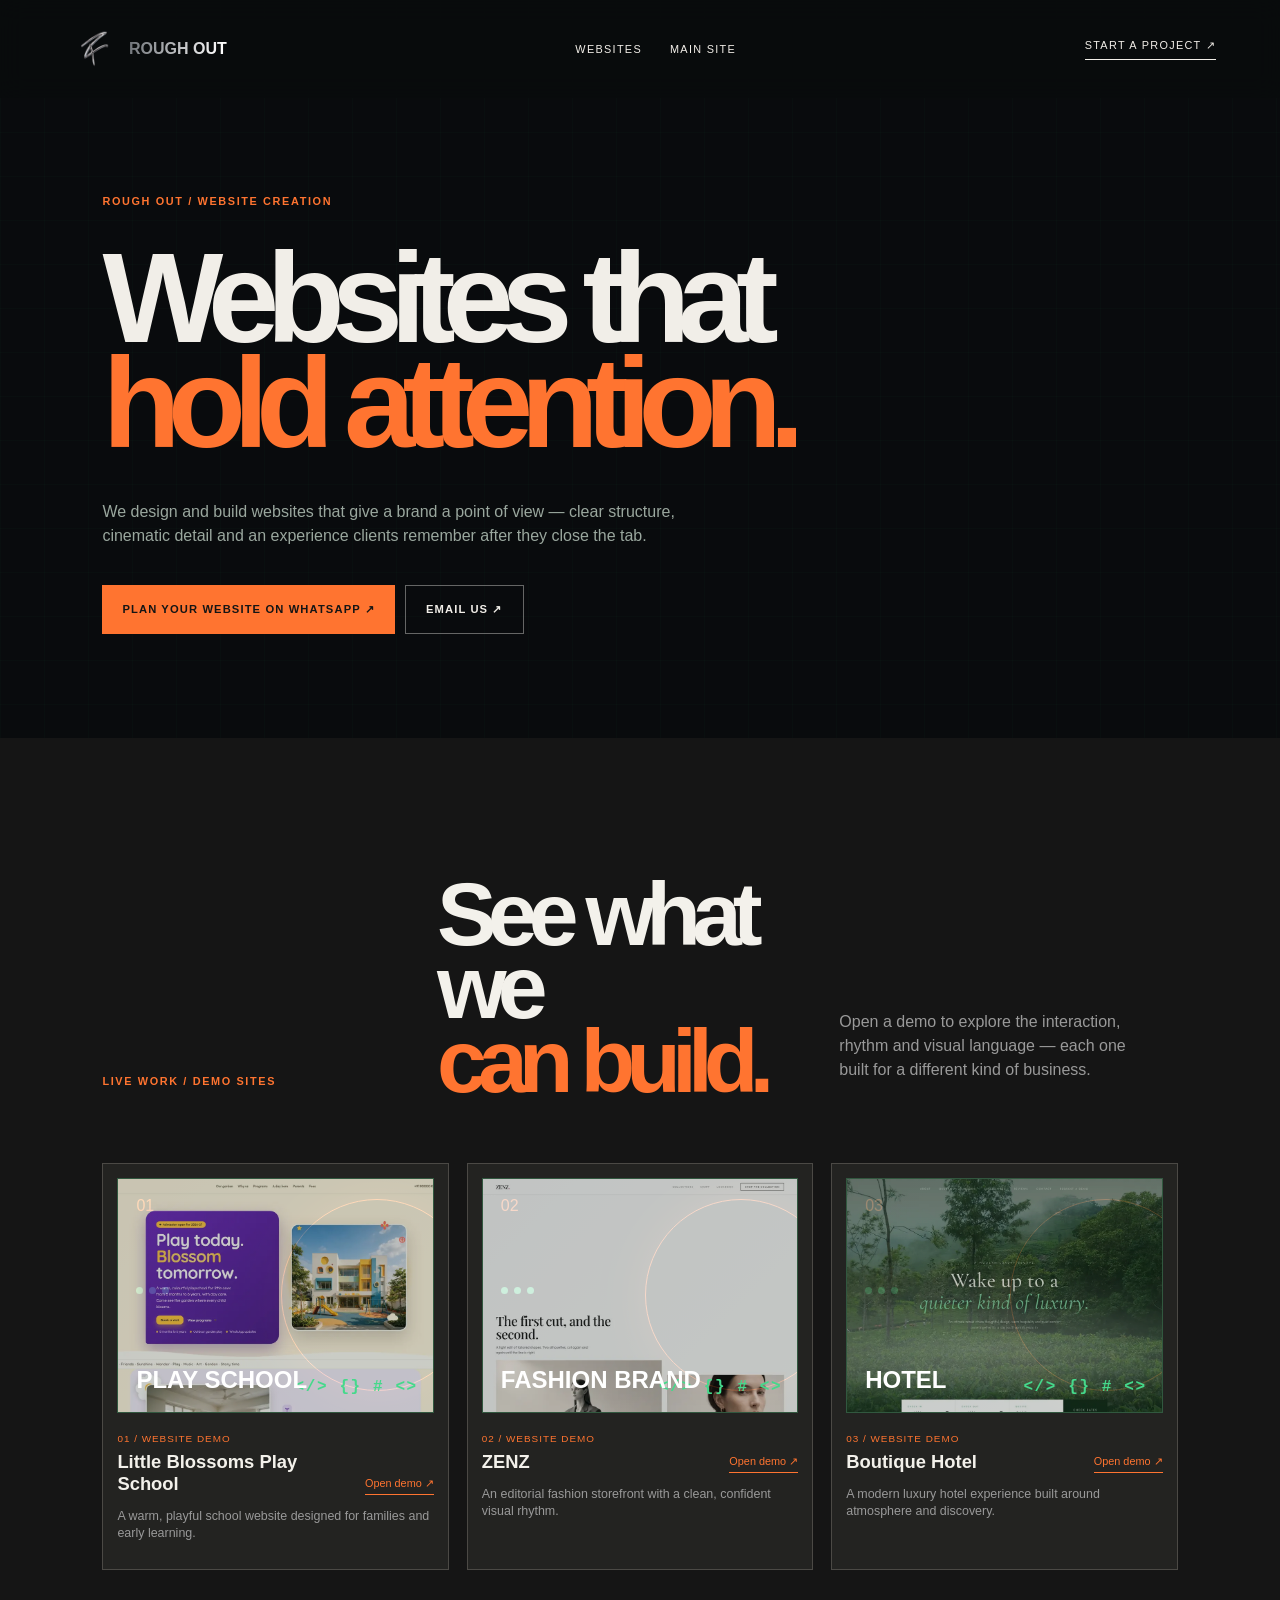
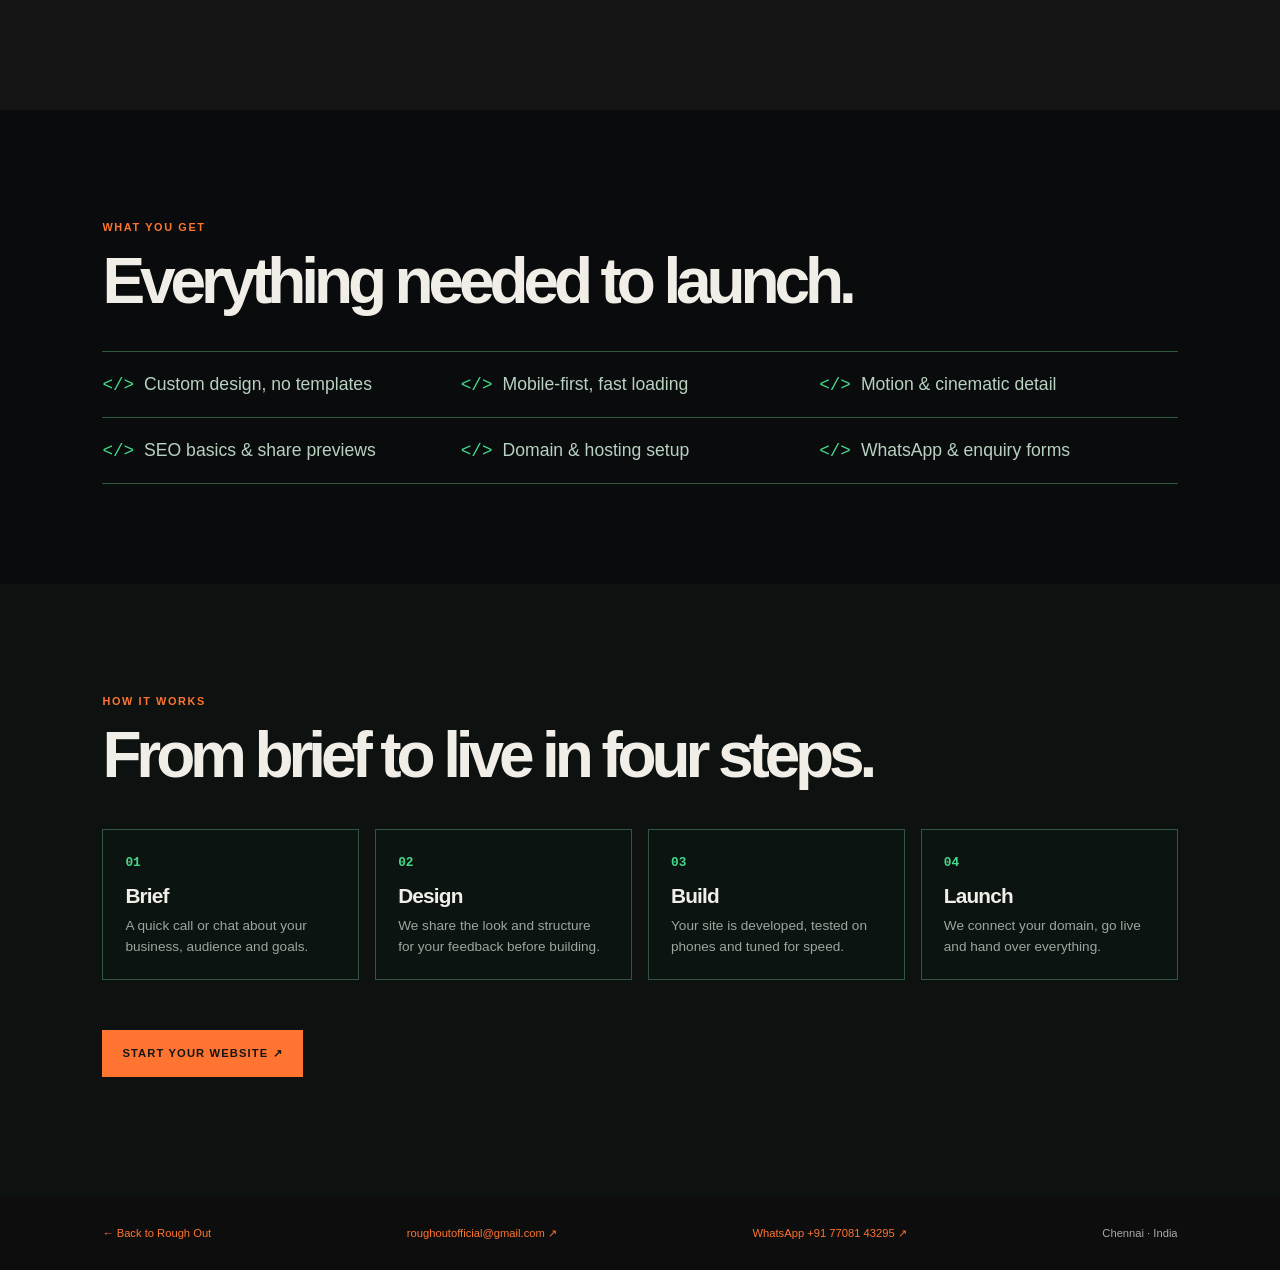
<file: websites.html>
<!doctype html><html lang="en"><head><meta charset="UTF-8"><meta name="viewport" content="width=device-width,initial-scale=1"><title>Website Design &amp; Development in Chennai — ROUGH OUT</title>
<meta name="description" content="Rough Out designs and builds cinematic, fast websites for brands, schools, fashion labels and hotels. Based in Chennai, working across India.">
<link rel="canonical" href="https://www.roughout.in/websites.html">
<meta name="theme-color" content="#090b0d">
<link rel="icon" type="image/png" href="favicon.png"><link rel="apple-touch-icon" href="apple-touch-icon.png">
<meta property="og:type" content="website"><meta property="og:site_name" content="ROUGH OUT">
<meta property="og:title" content="Websites that hold attention — ROUGH OUT">
<meta property="og:description" content="Website design and development with cinematic detail. See our live demo sites.">
<meta property="og:url" content="https://www.roughout.in/websites.html">
<meta property="og:image" content="https://www.roughout.in/media/og-cover.jpg">
<meta name="twitter:card" content="summary_large_image"><style>:root{--a:#ff7430;--a2:#ffb45d;--p:#eeeae3}*{box-sizing:border-box}body{margin:0;background:var(--p);color:#151515;font-family:Arial,sans-serif}.head{position:fixed;z-index:5;inset:0 0 auto;display:flex;justify-content:space-between;align-items:center;padding:20px 5vw;background:#eeeae3e8;backdrop-filter:blur(12px)}.brand{display:flex;gap:7px;align-items:center;color:#151515;text-decoration:none;font-weight:900;position:relative}.brand:after{content:"";position:absolute;z-index:2;left:0;top:0;width:58px;height:58px;pointer-events:none;background:linear-gradient(105deg,transparent 26%,#ffffff14 38%,#ffffffe8 47%,#ffffff1f 56%,transparent 70%);background-size:240% 100%;animation:logo-shine 5s linear infinite;mask:url('media/logo.png') center/contain no-repeat;-webkit-mask:url('media/logo.png') center/contain no-repeat}.brand img{width:58px;height:58px;object-fit:contain}.nav{display:flex;gap:28px}.nav a,.cta{color:inherit;text-decoration:none;text-transform:uppercase;font-size:.68rem;letter-spacing:.12em}.cta{border-bottom:1px solid;padding-bottom:7px}.hero{min-height:82vh;padding:180px 8vw 100px;display:flex;flex-direction:column;justify-content:center;background:radial-gradient(circle at 82% 35%,#ff7a3230,transparent 28%),linear-gradient(135deg,#eeeae3,#c2bbb2);position:relative}.hero:after{content:"";position:absolute;inset:0;opacity:.22;background-image:linear-gradient(#1515152a 1px,transparent 1px),linear-gradient(90deg,#1515152a 1px,transparent 1px);background-size:44px 44px}.hero>*{position:relative;z-index:1}.eyebrow{color:var(--a);font-size:.68rem;font-weight:bold;text-transform:uppercase;letter-spacing:.15em}.hero h1,.show h2{font-size:clamp(4rem,10vw,10rem);line-height:.82;letter-spacing:-.1em;margin:28px 0}.hero h1 em,.show h2 span{color:var(--a);font-style:normal}.lede{max-width:600px;color:#5e5b56;line-height:1.55;font-size:1rem}.button{display:inline-block;width:max-content;margin-top:20px;padding:17px 20px;background:var(--a);color:#151515;text-decoration:none;text-transform:uppercase;font-weight:bold;font-size:.7rem;letter-spacing:.1em}.show{padding:140px 8vw;background:#151515;color:#f3f1eb}.heading{display:grid;grid-template-columns:.8fr 1fr 1fr;align-items:end;gap:5vw}.show h2{font-size:clamp(3rem,7vw,7rem);margin:0}.heading>p:last-child{max-width:300px;color:#999;line-height:1.5}.demos{display:grid;grid-template-columns:repeat(3,1fr);gap:18px;margin-top:65px}.demo{padding:14px;background:#232321;border:1px solid #4b4945;min-height:390px}.window{height:235px;display:flex;flex-direction:column;justify-content:space-between;padding:18px;background:linear-gradient(135deg,#423f3b,#111);color:var(--a);position:relative;overflow:hidden}.window:before{content:"";position:absolute;width:190px;height:190px;right:-40px;top:20px;border:1px solid var(--a);border-radius:50%;box-shadow:0 0 45px #ff7a3240}.window img{position:absolute;inset:0;width:100%;height:100%;object-fit:cover;opacity:.78}.window b{position:relative;z-index:1;color:#fff;font-size:1.5rem}.dots{display:flex;gap:6px}.dots i{width:7px;height:7px;border-radius:50%;background:var(--a)}.meta{display:flex;justify-content:space-between;align-items:end;gap:12px;margin-top:20px}.meta p{margin:0 0 7px;color:var(--a);font-size:.62rem;text-transform:uppercase;letter-spacing:.1em}.meta h3{margin:0;font-size:1.15rem}.meta span,.meta a{color:var(--a);font-size:.68rem;white-space:nowrap}.meta a{text-decoration:none;border-bottom:1px solid var(--a);padding-bottom:4px}.demo>p{color:#999;font-size:.78rem;line-height:1.4}.cap{padding:100px 8vw}.cap-list{display:grid;grid-template-columns:repeat(3,1fr);margin-top:40px;border-top:1px solid #aaa}.cap-list span{padding:22px 0;border-bottom:1px solid #aaa;font-size:1.1rem}.foot{display:flex;justify-content:space-between;padding:30px 8vw;background:#0d0d0d;color:#aaa;font-size:.7rem}.foot a{color:var(--a);text-decoration:none}@media(max-width:700px){.nav{display:none}.hero,.show,.cap{padding-left:22px;padding-right:22px}.heading,.demos,.cap-list{display:grid;grid-template-columns:1fr}.heading h2{margin:20px 0}.foot{padding:28px 22px;flex-direction:column;gap:12px}}.brand span{background:linear-gradient(105deg,#6e7378,#ffffff 40%,#9ca3a8 52%,#f8fafb 58%,#686d72);background-size:240% 100%;background-clip:text;-webkit-background-clip:text;color:transparent;animation:wordmark-shine 5s linear infinite}@keyframes wordmark-shine{from{background-position:130% center}to{background-position:-130% center}}
@keyframes logo-shine{from{background-position:130% center}to{background-position:-130% center}}.websites-page{}body{background:#090b0d;color:#f1eee8}.head{background:#090b0de8;color:#f1eee8}.hero,.cap{background:#090b0d;color:#f1eee8}.hero:after{background-image:linear-gradient(#39d98a18 1px,transparent 1px),linear-gradient(90deg,#39d98a18 1px,transparent 1px)}.lede{color:#9aa79e}.window{background:linear-gradient(135deg,#0b1410,#15251b);border:1px solid #31583f}.window:after{content:"</>   {}   #   <>";position:absolute;right:15px;bottom:16px;color:#45d98b;font:700 1rem monospace;letter-spacing:.1em}.dots i{background:#45d98b}.cap-list{border-color:#31583f}.cap-list span{border-color:#31583f;color:#b8d1c0}.cap-list span:before{content:"</>";color:#45d98b;margin-right:10px;font-family:monospace}.web-transition{}
.hero-actions{display:flex;gap:10px;flex-wrap:wrap}.button.ghost{background:transparent;color:#f1eee8;border:1px solid #f1eee866}.cap-title{font-size:clamp(2.4rem,5vw,4.5rem);line-height:.9;letter-spacing:-.08em;margin:20px 0 0}.process{padding:100px 8vw 120px;background:#0d1210;color:#f1eee8}.steps{list-style:none;padding:0;margin:45px 0 30px;display:grid;grid-template-columns:repeat(4,1fr);gap:16px}.steps li{padding:22px;border:1px solid #31583f;background:#0b1410}.steps b{color:#45d98b;font:700 .8rem monospace}.steps h3{margin:14px 0 8px;font-size:1.3rem;letter-spacing:-.04em}.steps p{margin:0;color:#9aa79e;font-size:.85rem;line-height:1.5}.button{min-height:44px}.button{display:inline-flex;align-items:center}@media(max-width:700px){.process{padding:80px 22px}.steps{grid-template-columns:1fr}.head{padding:12px 18px}.brand img{width:44px;height:44px}.brand:after{width:44px;height:44px}.cta{font-size:.6rem}.hero{padding-top:130px}.hero h1{font-size:clamp(3rem,15vw,5rem)}}
</style></head><body><header class="head"><a class="brand" href="index.html"><img src="media/logo.png" alt="Rough Out logo" width="58" height="58"><span>ROUGH OUT</span></a><nav class="nav"><a href="websites.html">Websites</a><a href="index.html">Main site</a></nav><a class="cta" href="https://wa.me/917708143295?text=Hi%20Rough%20Out%2C%20I%27d%20like%20a%20website." target="_blank" rel="noopener">Start a project ↗</a></header><main><section class="hero"><p class="eyebrow">Rough Out / Website creation</p><h1>Websites that<br><em>hold attention.</em></h1><p class="lede">We design and build websites that give a brand a point of view — clear structure, cinematic detail and an experience clients remember after they close the tab.</p><div class="hero-actions"><a class="button" href="https://wa.me/917708143295?text=Hi%20Rough%20Out%2C%20I%27d%20like%20a%20website." target="_blank" rel="noopener">Plan your website on WhatsApp ↗</a><a class="button ghost" href="mailto:roughoutofficial@gmail.com?subject=Website%20enquiry">Email us ↗</a></div></section><section class="show"><div class="heading"><p class="eyebrow">Live work / Demo sites</p><h2>See what we<br><span>can build.</span></h2><p>Open a demo to explore the interaction, rhythm and visual language — each one built for a different kind of business.</p></div><div class="demos"><article class="demo"><div class="window"><img src="media/demo-sites/play-school.webp" width="1200" height="675" loading="lazy" decoding="async" alt="Little Blossoms Play School website thumbnail"><span>01</span><div class="dots"><i></i><i></i><i></i></div><b>PLAY SCHOOL</b></div><div class="meta"><div><p>01 / Website demo</p><h3>Little Blossoms Play School</h3></div><a href="https://demo-sites.roughout.in/" target="_blank" rel="noopener">Open demo ↗</a></div><p>A warm, playful school website designed for families and early learning.</p></article><article class="demo"><div class="window"><img src="media/demo-sites/fashion-brand.webp" width="1200" height="675" loading="lazy" decoding="async" alt="ZENZ fashion website thumbnail"><span>02</span><div class="dots"><i></i><i></i><i></i></div><b>FASHION BRAND</b></div><div class="meta"><div><p>02 / Website demo</p><h3>ZENZ</h3></div><a href="https://zenz-fashion.vercel.app/" target="_blank" rel="noopener">Open demo ↗</a></div><p>An editorial fashion storefront with a clean, confident visual rhythm.</p></article><article class="demo"><div class="window"><img src="media/demo-sites/hotel.webp" width="1200" height="675" loading="lazy" decoding="async" alt="Boutique Hotel website thumbnail"><span>03</span><div class="dots"><i></i><i></i><i></i></div><b>HOTEL</b></div><div class="meta"><div><p>03 / Website demo</p><h3>Boutique Hotel</h3></div><a href="https://roughcode404.github.io/boutique-demo-site/" target="_blank" rel="noopener">Open demo ↗</a></div><p>A modern luxury hotel experience built around atmosphere and discovery.</p></article></div></section><section class="cap"><p class="eyebrow">What you get</p><h2 class="cap-title">Everything needed to launch.</h2><div class="cap-list"><span>Custom design, no templates</span><span>Mobile-first, fast loading</span><span>Motion &amp; cinematic detail</span><span>SEO basics &amp; share previews</span><span>Domain &amp; hosting setup</span><span>WhatsApp &amp; enquiry forms</span></div></section><section class="process"><p class="eyebrow">How it works</p><h2 class="cap-title">From brief to live in four steps.</h2><ol class="steps"><li><b>01</b><h3>Brief</h3><p>A quick call or chat about your business, audience and goals.</p></li><li><b>02</b><h3>Design</h3><p>We share the look and structure for your feedback before building.</p></li><li><b>03</b><h3>Build</h3><p>Your site is developed, tested on phones and tuned for speed.</p></li><li><b>04</b><h3>Launch</h3><p>We connect your domain, go live and hand over everything.</p></li></ol><a class="button" href="https://wa.me/917708143295?text=Hi%20Rough%20Out%2C%20I%27d%20like%20a%20website." target="_blank" rel="noopener">Start your website ↗</a></section></main><footer class="foot"><a href="index.html">← Back to Rough Out</a><a href="mailto:roughoutofficial@gmail.com">roughoutofficial@gmail.com ↗</a><a href="https://wa.me/917708143295" target="_blank" rel="noopener">WhatsApp +91 77081 43295 ↗</a><span>Chennai · India</span></footer></body></html>
</file>
